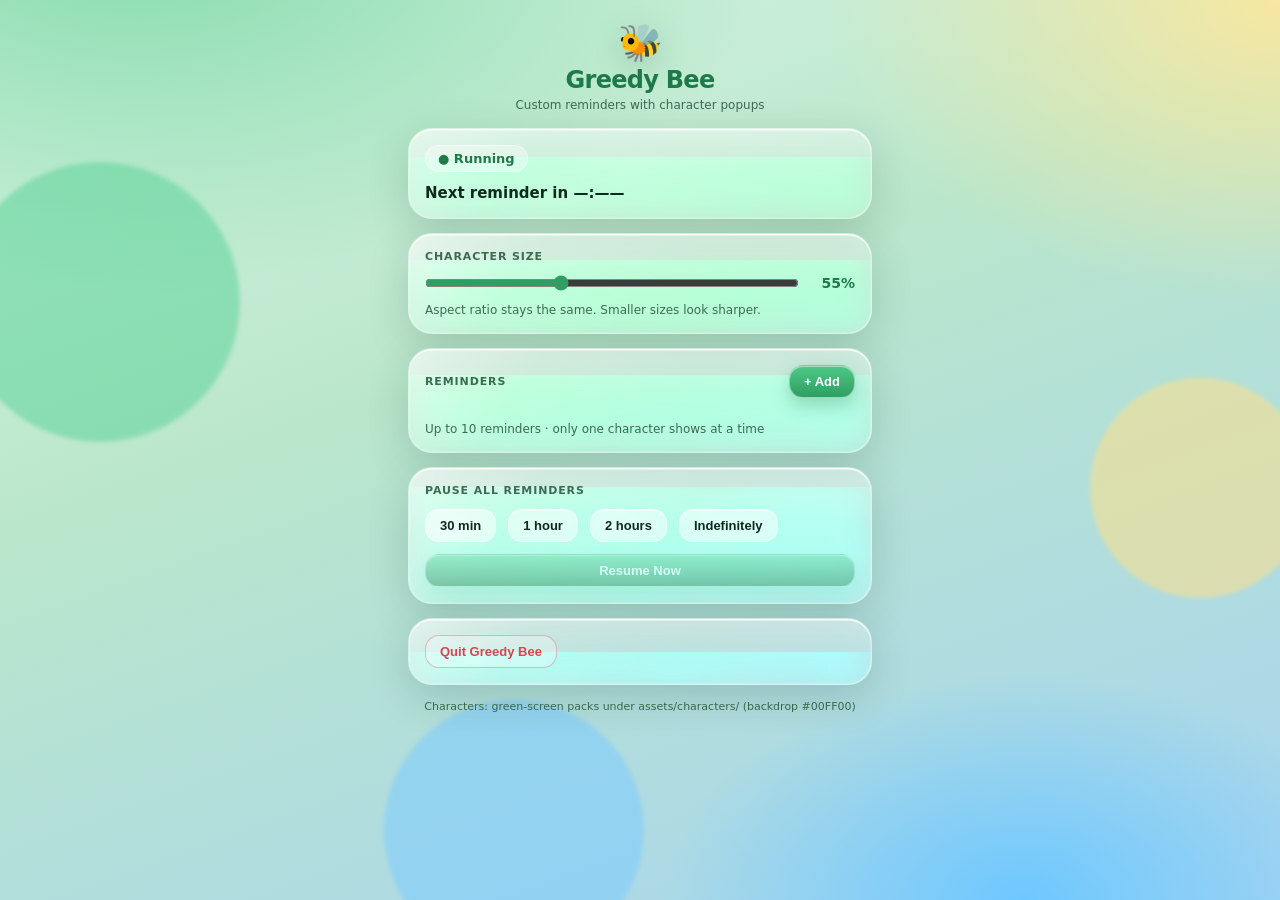
<file: frontend/settings/index.html>
<!DOCTYPE html>
<html lang="en">
<head>
  <meta charset="UTF-8" />
  <meta name="viewport" content="width=device-width, initial-scale=1.0" />
  <title>Greedy Bee</title>
  <link rel="stylesheet" href="settings.css" />
</head>
<body>
  <!-- Busy backdrop so liquid glass can refract / frost something visible -->
  <div class="bg-orbs" aria-hidden="true">
    <span class="orb orb-a"></span>
    <span class="orb orb-b"></span>
    <span class="orb orb-c"></span>
  </div>

  <svg width="0" height="0" aria-hidden="true" style="position:absolute">
    <filter id="lg-refract" x="-20%" y="-20%" width="140%" height="140%">
      <feTurbulence type="fractalNoise" baseFrequency="0.008 0.012" numOctaves="2" seed="9" result="n"/>
      <feGaussianBlur in="n" stdDeviation="1.4" result="s"/>
      <feDisplacementMap in="SourceGraphic" in2="s" scale="28" xChannelSelector="R" yChannelSelector="G"/>
    </filter>
  </svg>

  <div class="app">

    <header>
      <div class="logo">🐝</div>
      <div class="app-name">Greedy Bee</div>
      <div class="tagline">Custom reminders with character popups</div>
    </header>

    <div class="card liquid-glass">
      <div id="status-badge" class="badge badge-running">● Running</div>
      <div id="countdown-label" class="countdown">Next reminder in —:——</div>
    </div>

    <div class="card liquid-glass">
      <label class="section-label">Character size</label>
      <div class="row size-row">
        <input id="character-size" type="range" min="30" max="100" step="5" value="55" />
        <span id="character-size-label" class="size-value">55%</span>
      </div>
      <div class="hint">Aspect ratio stays the same. Smaller sizes look sharper.</div>
    </div>

    <div class="card liquid-glass">
      <div class="row between">
        <label class="section-label">Reminders</label>
        <button id="add-btn" class="btn btn-primary">+ Add</button>
      </div>
      <div id="reminder-list" class="reminder-list"></div>
      <div id="reminder-cap" class="hint">Up to 10 reminders · only one character shows at a time</div>
    </div>

    <div id="editor-card" class="card liquid-glass editor hidden">
      <label class="section-label" id="editor-title">Edit reminder</label>
      <input type="hidden" id="edit-id" />

      <label class="field-label">Name</label>
      <input id="edit-name" type="text" maxlength="60" placeholder="Drink water" />

      <label class="field-label">Character</label>
      <div id="edit-character-picker" class="char-picker" role="listbox" aria-label="Character"></div>
      <input type="hidden" id="edit-character" value="" />

      <label class="field-label">Action</label>
      <select id="edit-action"></select>

      <label class="field-label">Popup message <span id="msg-count" class="counter">0/80</span></label>
      <input id="edit-message" type="text" maxlength="80" placeholder="Did you remember to drink water?" />

      <div id="board-field" class="hidden">
        <label class="field-label">Board text <span id="board-count" class="counter">0/30</span></label>
        <input id="edit-board" type="text" maxlength="100" placeholder="Stand up and stretch now" />
        <div class="hint">20–30 characters, or a link (http/https)</div>
      </div>

      <label class="field-label">“Not yet” message</label>
      <input id="edit-not-yet" type="text" maxlength="80" placeholder="Do it now!" />

      <label class="field-label">Schedule</label>
      <select id="edit-schedule-type">
        <option value="interval">Every N minutes</option>
        <option value="once">Once (date + time)</option>
        <option value="daily">Daily at time</option>
        <option value="weekly">Weekly on days</option>
      </select>

      <div id="sched-interval" class="sched-pane">
        <div class="row">
          <input id="edit-minutes" type="number" min="1" max="240" value="15" />
          <span class="unit">minutes</span>
        </div>
      </div>

      <div id="sched-once" class="sched-pane hidden">
        <div class="row">
          <input id="edit-date" type="date" />
          <input id="edit-once-time" type="time" />
        </div>
      </div>

      <div id="sched-daily" class="sched-pane hidden">
        <input id="edit-daily-time" type="time" />
      </div>

      <div id="sched-weekly" class="sched-pane hidden">
        <div class="days" id="edit-days">
          <label><input type="checkbox" value="0" /> Mon</label>
          <label><input type="checkbox" value="1" /> Tue</label>
          <label><input type="checkbox" value="2" /> Wed</label>
          <label><input type="checkbox" value="3" /> Thu</label>
          <label><input type="checkbox" value="4" /> Fri</label>
          <label><input type="checkbox" value="5" /> Sat</label>
          <label><input type="checkbox" value="6" /> Sun</label>
        </div>
        <input id="edit-weekly-time" type="time" />
      </div>

      <div class="row">
        <button id="save-btn" class="btn btn-primary grow">Save</button>
        <button id="cancel-btn" class="btn btn-secondary">Cancel</button>
      </div>
      <div id="editor-error" class="error"></div>
    </div>

    <div class="card liquid-glass">
      <label class="section-label">Pause all reminders</label>
      <div class="row wrap">
        <button class="btn btn-secondary" data-pause="30">30 min</button>
        <button class="btn btn-secondary" data-pause="60">1 hour</button>
        <button class="btn btn-secondary" data-pause="120">2 hours</button>
        <button class="btn btn-secondary" data-pause="0">Indefinitely</button>
      </div>
      <button id="resume-btn" class="btn btn-accent" disabled>Resume Now</button>
    </div>

    <div class="card liquid-glass actions-row">
      <button id="quit-btn" class="btn btn-danger">Quit Greedy Bee</button>
    </div>

    <div class="about" id="about-credits">
      Characters: green-screen packs under assets/characters/ (backdrop #00FF00)
    </div>

  </div>
  <script src="settings.js"></script>
</body>
</html>
</file>
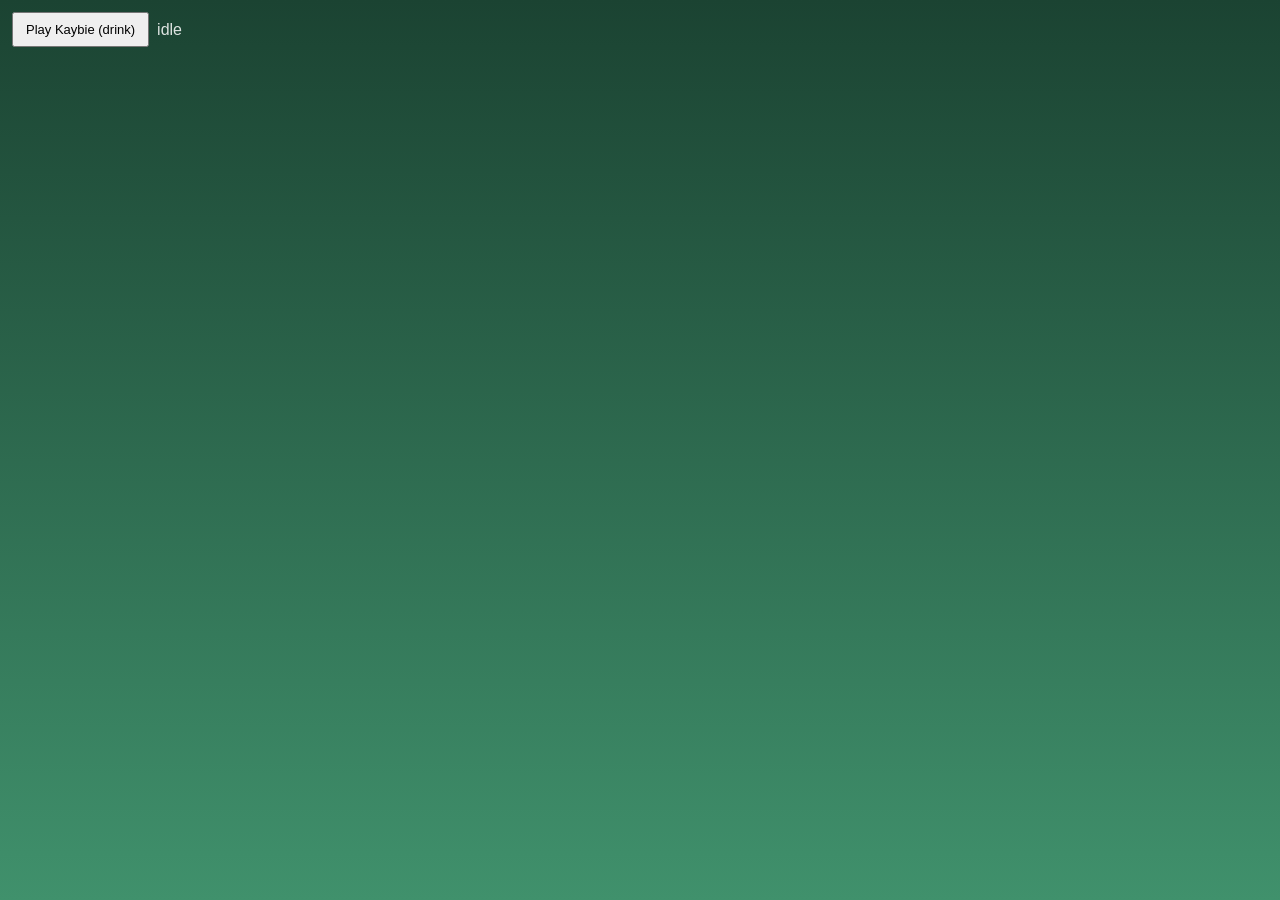
<file: frontend/overlay/local-test.html>
<!DOCTYPE html>
<html lang="en">
<head>
  <meta charset="UTF-8" />
  <title>Greedy Bee local character test</title>
  <style>
    html, body { margin: 0; height: 100%; background: linear-gradient(180deg, #1b4332, #40916c); font-family: Segoe UI, sans-serif; color: #fff; }
    #hud { position: fixed; top: 12px; left: 12px; z-index: 5; display: flex; flex-wrap: wrap; gap: 8px; align-items: center; max-width: 90%; }
    button { padding: 8px 12px; font-size: 13px; }
    #status { opacity: .85; }
    #stage { position: fixed; left: 0; bottom: 70px; height: 300px; width: auto; }
    #character-canvas { height: 300px; width: auto; display: block; background: transparent; }
    #strip { position: fixed; left: 0; right: 0; bottom: 0; height: 70px; display: none; align-items: center; padding: 0 24px; gap: 12px; }
    #strip.visible { display: flex; }
    .label { background: rgba(0,0,0,.67); border-radius: 10px; padding: 8px 16px; font-weight: bold; }
  </style>
</head>
<body>
  <div id="hud">
    <button id="play">Play Kaybie (drink)</button>
    <span id="status">idle</span>
  </div>
  <div id="stage"><canvas id="character-canvas"></canvas></div>
  <div id="strip"><span class="label" id="q">Did you remember to drink water?</span></div>
  <script>
    const canvas = document.getElementById('character-canvas');
    const ctx = canvas.getContext('2d', { alpha: true });
    const strip = document.getElementById('strip');
    const status = document.getElementById('status');

    async function playVideo(character, action) {
      const base = `../assets/characters/${character}/${action}`;
      const manifest = await fetch(`${base}/manifest.json`).then(r => {
        if (!r.ok) throw new Error('Missing frames — run scripts\\process_video.bat');
        return r.json();
      });
      const frames = await Promise.all(Array.from({ length: manifest.frameCount }, (_, i) => {
        const img = new Image();
        img.src = `${base}/frame_${String(i + 1).padStart(4, '0')}.webp`;
        return new Promise((res, rej) => { img.onload = () => res(img); img.onerror = rej; });
      }));
      const W = frames[0].naturalWidth;
      const H = frames[0].naturalHeight;
      canvas.width = W;
      canvas.height = H;
      canvas.style.width = W + 'px';
      canvas.style.height = H + 'px';
      const ms = Math.round(1000 / (manifest.fps || 12));
      for (let i = 0; i < frames.length; i++) {
        ctx.clearRect(0, 0, W, H);
        ctx.drawImage(frames[i], 0, 0);
        await new Promise(r => setTimeout(r, ms));
      }
    }

    document.getElementById('play').onclick = async () => {
      strip.classList.remove('visible');
      status.textContent = 'playing water-guy/drink';
      try {
        await playVideo('water-guy', 'drink');
        strip.classList.add('visible');
        status.textContent = 'done';
      } catch (err) {
        status.textContent = String(err);
        console.error(err);
      }
    };
  </script>
</body>
</html>
</file>
<file: frontend/settings/settings.css>
:root {
  --text: #0f2a1c;
  --subtext: #3d6b52;
  --accent: #2f9e62;
  --accent-deep: #1f7a4a;
  --danger: #d64550;
  /* Apple-style liquid glass: low-alpha tint + heavy saturate + specular rim */
  --tint: rgba(255, 255, 255, 0.14);
  --rim: rgba(255, 255, 255, 0.38);
  --blur: 18px;
  --sat: 190%;
  --radius: 24px;
  --gap: 12px;
}

* { margin: 0; padding: 0; box-sizing: border-box; }

body {
  position: relative;
  min-height: 100vh;
  color: var(--text);
  font-family: 'Segoe UI', system-ui, sans-serif;
  font-size: 14px;
  overflow-y: auto;
  background: #c8e6d4;
}

.bg-orbs {
  position: fixed;
  inset: 0;
  z-index: 0;
  overflow: hidden;
  background:
    radial-gradient(1200px 700px at 10% -10%, #7fd9a8 0%, transparent 55%),
    radial-gradient(900px 600px at 100% 0%, #f7e7a1 0%, transparent 50%),
    radial-gradient(800px 500px at 80% 100%, #6ec8ff 0%, transparent 45%),
    linear-gradient(160deg, #d9f5e4 0%, #b9e6cb 40%, #a8d4f0 100%);
}
.orb {
  position: absolute;
  border-radius: 50%;
  filter: blur(2px);
  opacity: 0.55;
  animation: drift 14s ease-in-out infinite alternate;
}
.orb-a { width: 280px; height: 280px; left: -40px; top: 18%; background: #5fd49a; }
.orb-b { width: 220px; height: 220px; right: -30px; top: 42%; background: #ffe08a; animation-delay: -4s; }
.orb-c { width: 260px; height: 260px; left: 30%; bottom: -60px; background: #7ecbff; animation-delay: -8s; }

@keyframes drift {
  from { transform: translate3d(0, 0, 0) scale(1); }
  to { transform: translate3d(24px, -18px, 0) scale(1.08); }
}

.app {
  position: relative;
  z-index: 1;
  max-width: 500px;
  margin: 0 auto;
  padding: 22px 18px 32px;
  display: flex;
  flex-direction: column;
  gap: 14px;
}

header { text-align: center; padding-bottom: 2px; }
.logo { font-size: 36px; margin-bottom: 2px; filter: drop-shadow(0 6px 14px rgba(20,80,50,0.22)); }
.app-name {
  font-size: 24px;
  font-weight: 750;
  color: var(--accent-deep);
  letter-spacing: -0.03em;
}
.tagline { color: var(--subtext); font-size: 12px; margin-top: 4px; }

.liquid-glass {
  position: relative;
  isolation: isolate;
  background: var(--tint);
  -webkit-backdrop-filter: blur(var(--blur)) saturate(var(--sat)) brightness(1.1);
  backdrop-filter: blur(var(--blur)) saturate(var(--sat)) brightness(1.1);
  border: 1px solid var(--rim);
  border-radius: var(--radius);
  /* Specular rim (top edge) is the tell for liquid glass vs flat glassmorphism */
  box-shadow:
    0 12px 40px rgba(15, 60, 40, 0.18),
    inset 0 1.5px 0 rgba(255, 255, 255, 0.85),
    inset 0 -1px 0 rgba(255, 255, 255, 0.16),
    inset 1px 0 1px rgba(255, 255, 255, 0.22),
    inset -1px 0 1px rgba(255, 255, 255, 0.22);
}

@supports (backdrop-filter: url('#lg-refract')) {
  .liquid-glass {
    backdrop-filter: blur(var(--blur)) saturate(var(--sat)) brightness(1.1) url('#lg-refract');
    -webkit-backdrop-filter: blur(var(--blur)) saturate(var(--sat)) brightness(1.1) url('#lg-refract');
  }
}

.liquid-glass::before {
  content: "";
  position: absolute;
  inset: 0;
  border-radius: inherit;
  pointer-events: none;
  background: linear-gradient(
    180deg,
    rgba(255, 255, 255, 0.32) 0%,
    rgba(255, 255, 255, 0.06) 40%,
    transparent 68%
  );
}

.liquid-glass::after {
  content: "";
  position: absolute;
  inset: 0;
  border-radius: inherit;
  pointer-events: none;
  background: linear-gradient(
    125deg,
    rgba(255, 255, 255, 0.5) 0%,
    rgba(255, 255, 255, 0.08) 26%,
    transparent 52%
  );
  mix-blend-mode: soft-light;
  opacity: 0.9;
}

.card {
  padding: 16px;
  display: flex;
  flex-direction: column;
  gap: 12px;
}

.card > * {
  position: relative;
  z-index: 1;
}

.section-label {
  font-size: 11px;
  font-weight: 700;
  color: var(--subtext);
  text-transform: uppercase;
  letter-spacing: 0.08em;
}

.field-label {
  font-size: 12px;
  color: var(--subtext);
  margin-top: 2px;
}

.badge {
  display: inline-flex;
  align-items: center;
  gap: 6px;
  padding: 5px 12px;
  border-radius: 999px;
  font-weight: 700;
  font-size: 13px;
  background: rgba(255, 255, 255, 0.35);
  border: 1px solid rgba(255, 255, 255, 0.5);
  width: fit-content;
}
.badge-running { color: var(--accent-deep); }
.badge-paused { color: #9a5b1a; }

.countdown {
  color: var(--text);
  font-size: 15px;
  font-weight: 650;
  font-variant-numeric: tabular-nums;
}

.size-row {
  align-items: center;
}
.size-row input[type="range"] {
  flex: 1;
  width: auto;
  accent-color: var(--accent);
  cursor: pointer;
}
.size-value {
  min-width: 44px;
  text-align: right;
  font-weight: 750;
  font-variant-numeric: tabular-nums;
  color: var(--accent-deep);
}

.row {
  display: flex;
  align-items: center;
  gap: var(--gap);
}
.row.wrap { flex-wrap: wrap; }
.row.between { justify-content: space-between; }
.grow { flex: 1; }

input[type="number"],
input[type="text"],
input[type="date"],
input[type="time"],
select {
  width: 100%;
  padding: 9px 12px;
  background: rgba(255, 255, 255, 0.4);
  -webkit-backdrop-filter: blur(10px);
  backdrop-filter: blur(10px);
  border: 1px solid rgba(255, 255, 255, 0.55);
  border-radius: 14px;
  color: var(--text);
  font-size: 14px;
  box-shadow: inset 0 1px 0 rgba(255,255,255,0.55);
}
input[type="number"] { width: 80px; text-align: center; }
input:focus, select:focus {
  outline: none;
  border-color: rgba(47, 158, 98, 0.7);
  box-shadow: inset 0 1px 0 rgba(255,255,255,0.55), 0 0 0 3px rgba(47, 158, 98, 0.2);
}
.unit { color: var(--subtext); }
.counter { float: right; font-weight: 400; }

.btn {
  padding: 8px 14px;
  border-radius: 14px;
  border: 1px solid transparent;
  font-size: 13px;
  font-weight: 650;
  cursor: pointer;
  transition: transform 120ms, filter 120ms, opacity 120ms, box-shadow 120ms;
}
.btn:hover:not(:disabled) { filter: brightness(1.04); transform: translateY(-1px); }
.btn:disabled { opacity: 0.42; cursor: default; transform: none; }

.btn-primary {
  background: linear-gradient(180deg, #4ec987 0%, var(--accent) 100%);
  color: #fff;
  border-color: rgba(255, 255, 255, 0.4);
  box-shadow: inset 0 1px 0 rgba(255,255,255,0.45), 0 8px 18px rgba(31, 122, 74, 0.28);
}
.btn-secondary {
  background: rgba(255, 255, 255, 0.42);
  color: var(--text);
  border-color: rgba(255, 255, 255, 0.55);
  -webkit-backdrop-filter: blur(10px);
  backdrop-filter: blur(10px);
  box-shadow: inset 0 1px 0 rgba(255,255,255,0.55);
}
.btn-accent {
  background: linear-gradient(180deg, #5fd49a 0%, var(--accent-deep) 100%);
  color: #fff;
  border-color: rgba(255, 255, 255, 0.35);
  width: 100%;
  box-shadow: inset 0 1px 0 rgba(255,255,255,0.4), 0 8px 18px rgba(31, 122, 74, 0.25);
}
.btn-ghost {
  background: transparent;
  color: var(--accent-deep);
  border-color: rgba(47, 158, 98, 0.35);
}
.btn-danger {
  background: rgba(255, 255, 255, 0.3);
  color: var(--danger);
  border-color: rgba(214, 69, 80, 0.35);
}
.btn-sm { padding: 6px 10px; font-size: 12px; border-radius: 11px; }

.actions-row { flex-direction: row; }

/* Accordion reminder list */
.reminder-list { display: flex; flex-direction: column; gap: 8px; }

.reminder-item {
  border-radius: 16px;
  background: rgba(255, 255, 255, 0.28);
  border: 1px solid rgba(255, 255, 255, 0.5);
  box-shadow: inset 0 1px 0 rgba(255,255,255,0.55);
  overflow: hidden;
  transition: background 160ms, box-shadow 160ms;
}
.reminder-item.open {
  background: rgba(255, 255, 255, 0.4);
  box-shadow: inset 0 1px 0 rgba(255,255,255,0.65), 0 8px 22px rgba(15, 60, 40, 0.1);
}
.reminder-item.active-fire {
  border-color: rgba(47, 158, 98, 0.65);
}

.reminder-summary {
  width: 100%;
  display: grid;
  grid-template-columns: 1fr auto auto;
  gap: 10px;
  align-items: center;
  padding: 12px 12px 12px 14px;
  border: 0;
  background: transparent;
  color: inherit;
  font: inherit;
  text-align: left;
  cursor: pointer;
}
.reminder-summary:hover { background: rgba(255, 255, 255, 0.18); }

.reminder-title {
  font-weight: 700;
  font-size: 14px;
  line-height: 1.25;
}
.reminder-sub {
  font-size: 11px;
  color: var(--subtext);
  margin-top: 2px;
}
.reminder-timer {
  font-variant-numeric: tabular-nums;
  font-weight: 750;
  font-size: 14px;
  color: var(--accent-deep);
  min-width: 52px;
  text-align: right;
}
.reminder-timer.due { color: #b45309; }
.reminder-timer.disabled { color: var(--subtext); font-weight: 600; }

.chevron {
  width: 18px;
  height: 18px;
  opacity: 0.55;
  transition: transform 160ms;
}
.reminder-item.open .chevron { transform: rotate(180deg); }

.reminder-panel {
  display: none;
  padding: 0 12px 12px;
  border-top: 1px solid rgba(255, 255, 255, 0.35);
}
.reminder-item.open .reminder-panel { display: block; padding-top: 10px; }

.reminder-panel-meta {
  font-size: 12px;
  color: var(--subtext);
  margin-bottom: 10px;
}
.reminder-actions {
  display: flex;
  flex-wrap: wrap;
  gap: 8px;
  align-items: center;
}
.toggle {
  margin-left: auto;
  font-size: 12px;
  color: var(--subtext);
  display: flex;
  align-items: center;
  gap: 4px;
}

.days {
  display: flex;
  flex-wrap: wrap;
  gap: 8px;
  font-size: 12px;
  color: var(--subtext);
}
.days label { display: flex; align-items: center; gap: 3px; }

.hint { font-size: 12px; color: var(--subtext); }
.error { color: var(--danger); font-size: 12px; min-height: 16px; }
.hidden { display: none !important; }

.char-picker {
  display: flex;
  flex-wrap: wrap;
  gap: 10px;
}
.char-card {
  width: 108px;
  padding: 8px;
  border: 1px solid rgba(255, 255, 255, 0.55);
  border-radius: 18px;
  background: rgba(255, 255, 255, 0.32);
  -webkit-backdrop-filter: blur(12px) saturate(160%);
  backdrop-filter: blur(12px) saturate(160%);
  box-shadow: inset 0 1px 0 rgba(255,255,255,0.6), 0 8px 18px rgba(15, 60, 40, 0.1);
  cursor: pointer;
  display: flex;
  flex-direction: column;
  align-items: center;
  gap: 6px;
  color: var(--text);
  font: inherit;
  transition: border-color 120ms, box-shadow 120ms, transform 120ms;
}
.char-card:hover {
  border-color: rgba(47, 158, 98, 0.55);
  transform: translateY(-1px);
}
.char-card.selected {
  border-color: var(--accent);
  box-shadow: inset 0 1px 0 rgba(255,255,255,0.7), 0 0 0 2px rgba(47, 158, 98, 0.3), 0 10px 22px rgba(31, 122, 74, 0.16);
}
.char-card img {
  width: 88px;
  height: 88px;
  object-fit: cover;
  background: rgba(216, 240, 224, 0.8);
  border-radius: 14px;
  display: block;
}
.char-card .char-name {
  font-size: 12px;
  font-weight: 700;
  text-align: center;
  color: var(--accent-deep);
}
.about {
  font-size: 11px;
  color: var(--subtext);
  text-align: center;
  line-height: 1.4;
  padding: 0 8px;
}
</file>
